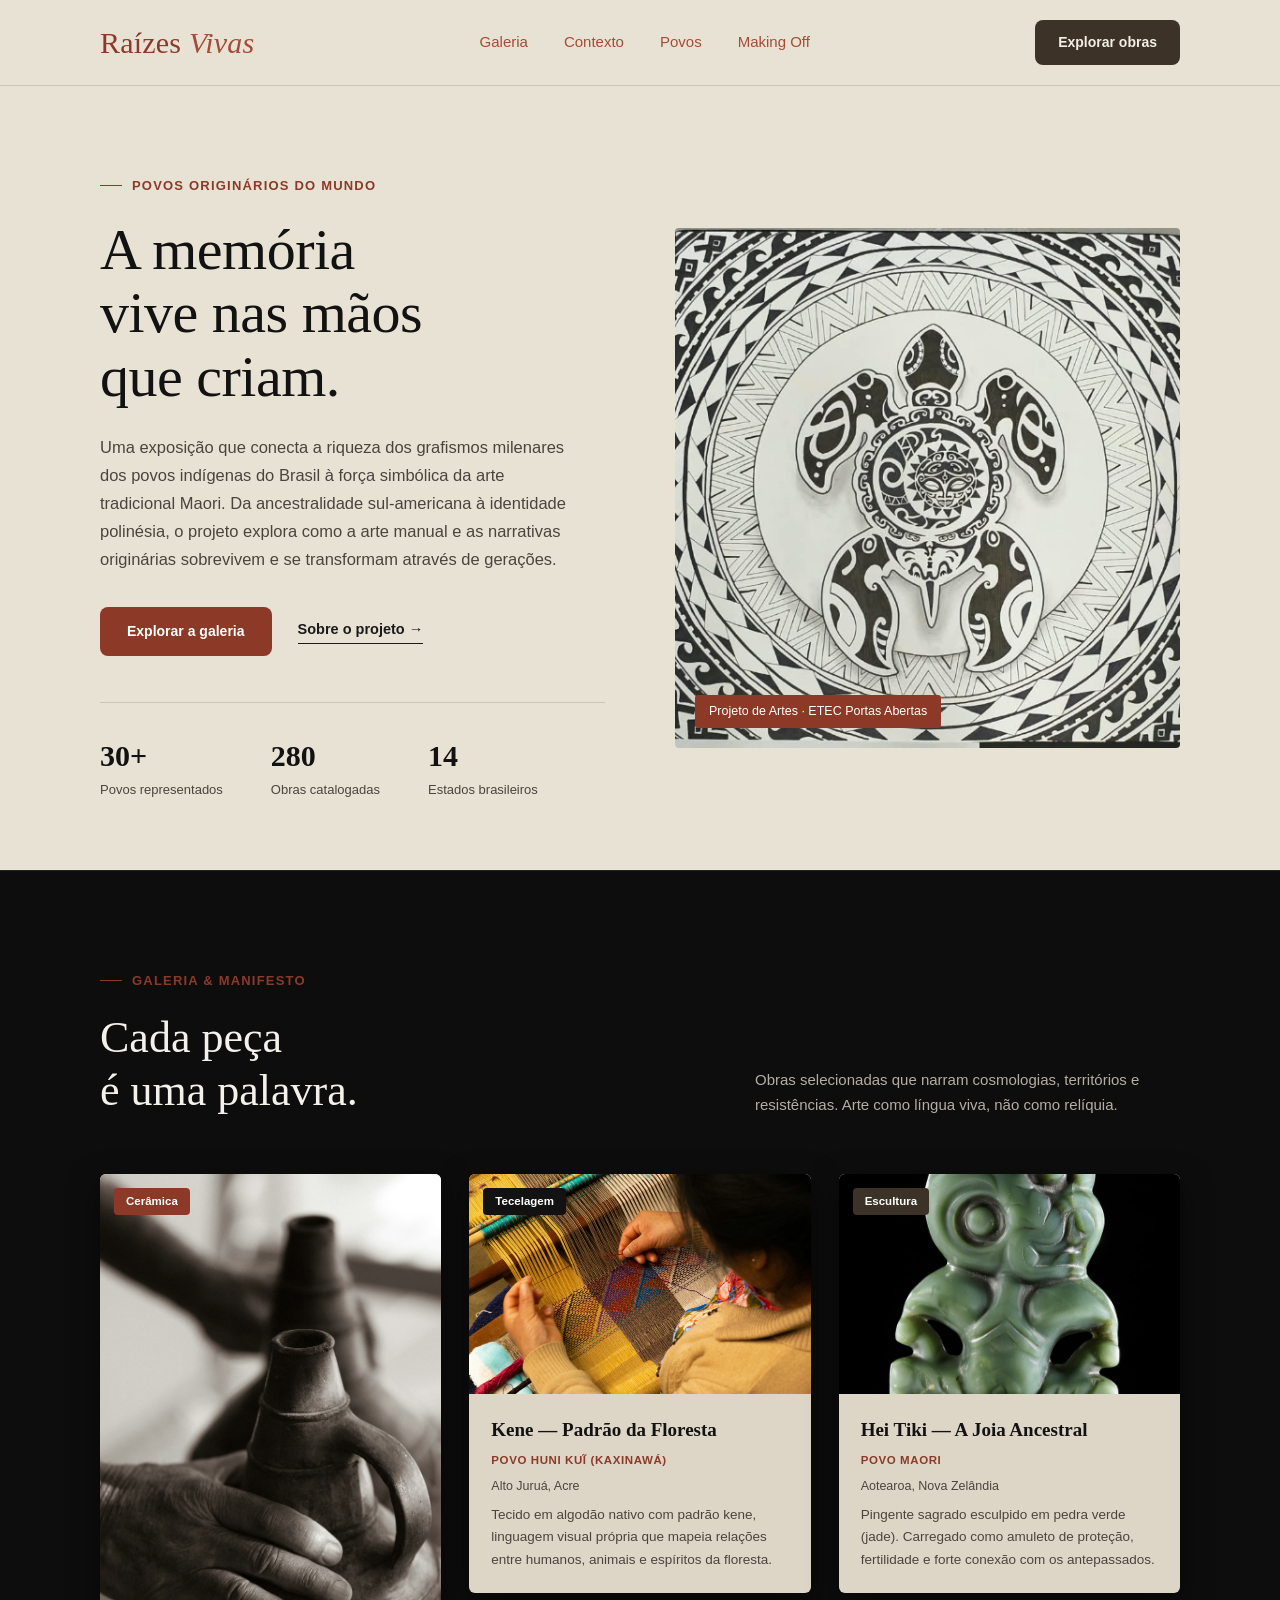
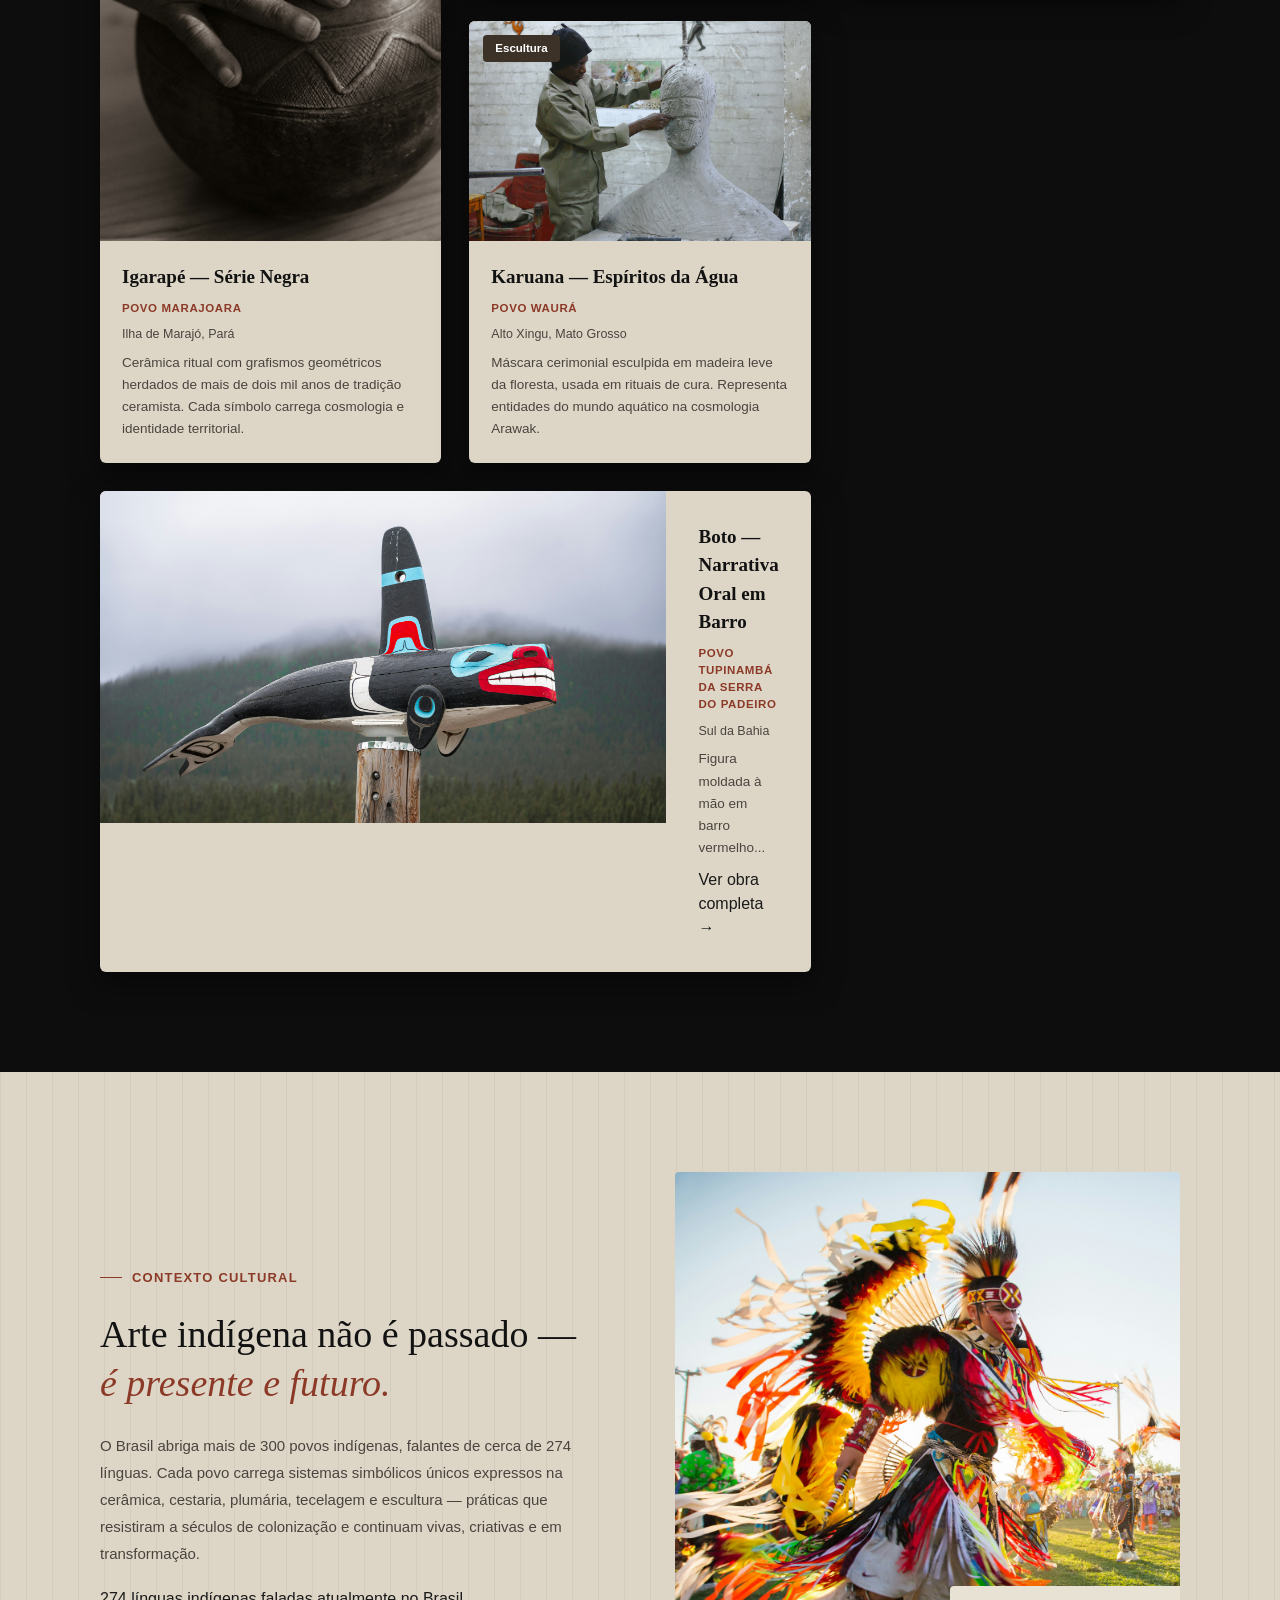
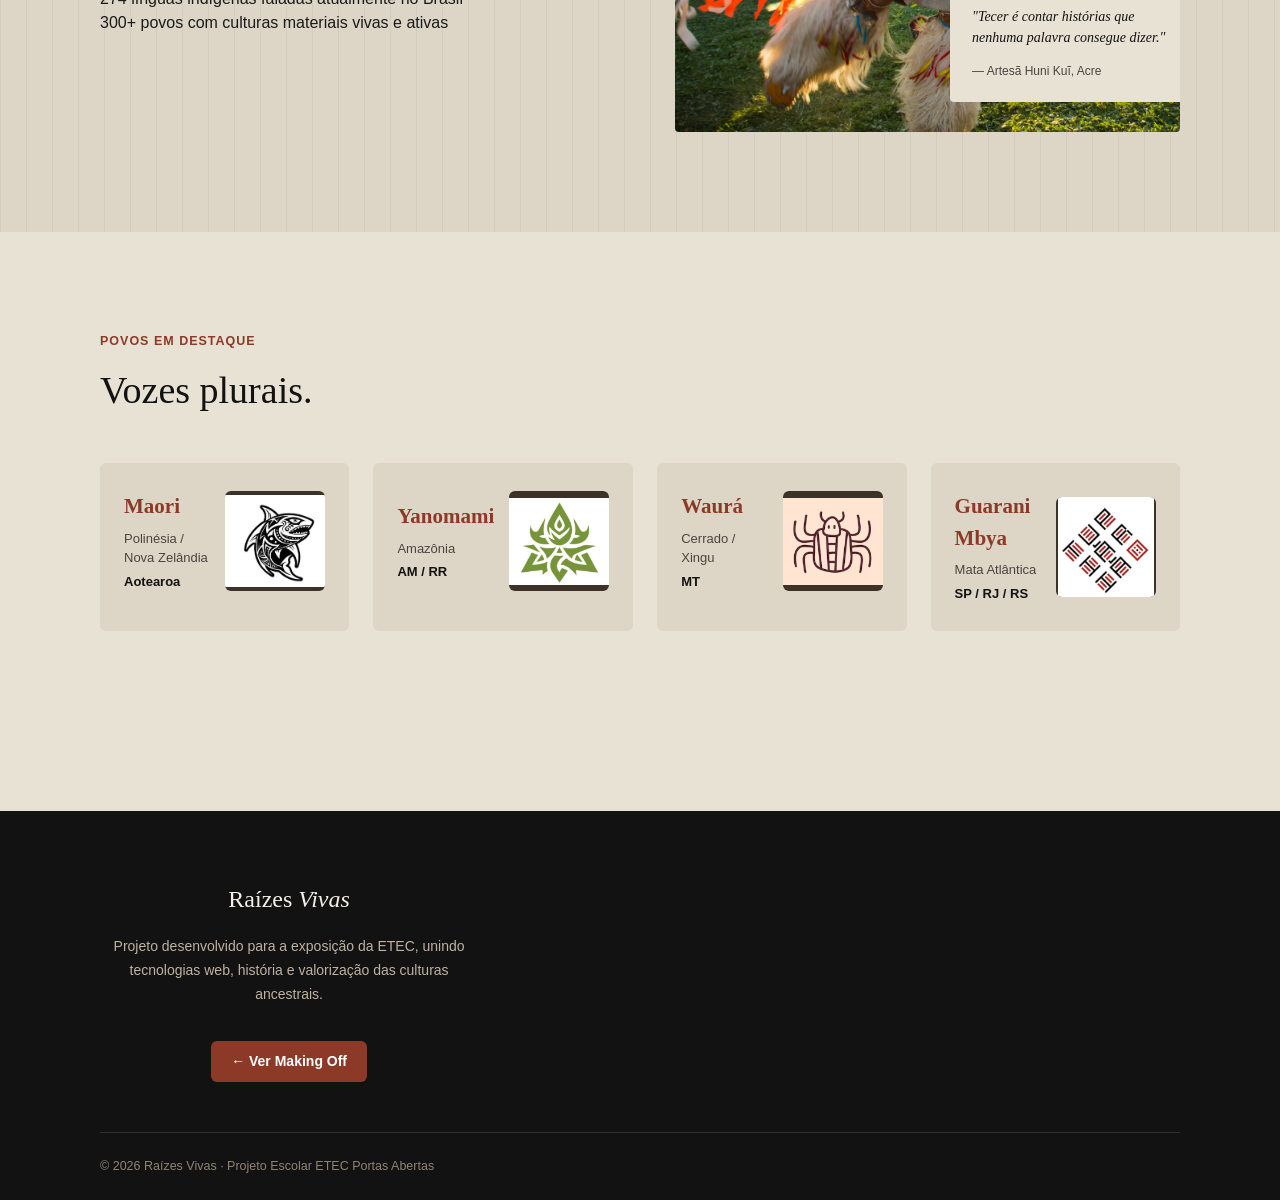
<file: index.html>
<!DOCTYPE html>
<html lang="pt-BR">

<head>
    <meta charset="UTF-8">
    <meta name="viewport" content="width=device-width, initial-scale=1.0">
    <title>Raízes Vivas — Arte dos Povos Originários</title>
    <link rel="stylesheet" href="style.css">
</head>

<body>

   <header>
    <div class="nav-wrap">
        <a href="index.html" class="logo">Raízes <em>Vivas</em></a>
        
        <nav class="links">
            <a href="#galeria">Galeria</a>
            <a href="#contexto">Contexto</a>
            <a href="#povos">Povos</a>
            <a href="making-off.html">Making Off</a>
        </nav>

        <div class="nav-right">
            <a href="#galeria" class="btn btn-primary">Explorar obras</a>
        </div>
    </div>
</header>

    <!-- HERO -->
    <section class="hero">
        <div class="container">
            <div class="hero-grid">
                <div>
                    <div class="eyebrow"><span class="dash"></span>POVOS ORIGINÁRIOS DO MUNDO</div>
                    <h1>A memória<br>vive nas mãos<br>que criam.</h1>
                    <p class="lead">Uma exposição que conecta a riqueza dos grafismos milenares dos povos indígenas do Brasil à força simbólica da arte 
                        tradicional Maori. Da ancestralidade sul-americana à identidade polinésia, o projeto explora como a arte manual e as narrativas originárias sobrevivem e se transformam através de gerações.
                    </p>
                    <div class="hero-cta">
                        <a href="#galeria" class="btn btn-terracotta">Explorar a galeria</a>
                        <a href="making-off.html" class="link-underline">Sobre o projeto →</a>
                    </div>
                    <div class="stats">
                        <div class="stat">
                            <div class="num">30+</div>
                            <div class="label">Povos representados</div>
                        </div>
                        <div class="stat">
                            <div class="num">280</div>
                            <div class="label">Obras catalogadas</div>
                        </div>
                        <div class="stat">
                            <div class="num">14</div>
                            <div class="label">Estados brasileiros</div>
                        </div>
                    </div>
                </div>
                <div class="hero-image">
                    <!-- TROQUE 'hero.jpg' PELO NOME DA SUA IMAGEM PRINCIPAL -->
                    <img src="imagens/print teste.png" alt="Imagem Principal do Projeto">
                    <div class="caption">Projeto de Artes · ETEC Portas Abertas</div>
                </div>
            </div>
        </div>
    </section>

    <!-- GALERIA -->
    <section class="gallery-section" id="galeria">
        <div class="container">
            <div class="section-head">
                <div>
                    <div class="eyebrow"><span class="dash"></span> GALERIA & MANIFESTO</div>
                    <h2>Cada peça<br>é uma palavra.</h2>
                </div>
                <p>Obras selecionadas que narram cosmologias, territórios e resistências. Arte como língua viva, não
                    como relíquia.</p>
            </div>

            <div class="gallery-grid">

    <!-- CARD 1 — Igarapé (esquerda, ocupa 2 linhas) -->
    <div class="card card-tall">
        <div class="thumb">
            <span class="tag ceramica">Cerâmica</span>
            <img src="imagens/Cerâmica ritual Marajoara-Unsplash.jpg" alt="Cerâmica ritual Marajoara">
        </div>
        <div class="info">
            <h3>Igarapé — Série Negra</h3>
            <div class="povo">POVO MARAJOARA</div>
            <div class="local">Ilha de Marajó, Pará</div>
            <p class="desc">Cerâmica ritual com grafismos geométricos herdados de mais de dois mil anos de tradição
                ceramista. Cada símbolo carrega cosmologia e identidade territorial.</p>
        </div>
    </div>

    <!-- CARD 2 — Kene (topo, meio) -->
    <div class="card">
        <div class="thumb">
            <span class="tag tecelagem">Tecelagem</span>
            <img src="imagens/Obra de tecelagem-Unsplash.jpg" alt="Obra de tecelagem">
        </div>
        <div class="info">
            <h3>Kene — Padrão da Floresta</h3>
            <div class="povo">POVO HUNI KUĨ (KAXINAWÁ)</div>
            <div class="local">Alto Juruá, Acre</div>
            <p class="desc">Tecido em algodão nativo com padrão kene, linguagem visual própria que mapeia relações
                entre humanos, animais e espíritos da floresta.</p>
        </div>
    </div>
    <div class="card">
        <div class="thumb">
            <span class="tag escultura">Escultura</span>
            <img src="imagens/imagens hei tiki.jpeg" alt="Pingente Hei Tiki Maori">
        </div>
        <div class="info">
            <h3>Hei Tiki — A Joia Ancestral</h3>
            <p class="povo">POVO MAORI</p>
            <p class="local">Aotearoa, Nova Zelândia</p>
            <p class="desc">Pingente sagrado esculpido em pedra verde (jade). Carregado como amuleto de proteção, fertilidade e forte conexão com os antepassados.</p>
        </div>
    </div>
    <!-- CARD 3 — Karuana (topo, direita) -->
    <div class="card">
        <div class="thumb">
            <span class="tag escultura">Escultura</span>
            <img src="imagens/Obra de escultura-Unsplash.jpg" alt="Obra de escultura">
        </div>
        <div class="info">
            <h3>Karuana — Espíritos da Água</h3>
            <div class="povo">POVO WAURÁ</div>
            <div class="local">Alto Xingu, Mato Grosso</div>
            <p class="desc">Máscara cerimonial esculpida em madeira leve da floresta, usada em rituais de cura.
                Representa entidades do mundo aquático na cosmologia Arawak.</p>
        </div>
    </div>

   <div class="card card-wide">
    <div class="card-media">
        <span class="tag">Escultura</span>
        <img src="imagens/nao sei quem e boto-Unsplash.jpg" alt="Boto">
    </div>
    <div class="card-info">
        <h3>Boto — Narrativa Oral em Barro</h3>
        <p class="povo">POVO TUPINAMBÁ DA SERRA DO PADEIRO</p>
        <p class="local">Sul da Bahia</p>
        <p class="desc">Figura moldada à mão em barro vermelho...</p>
        <a href="#" class="link-arrow">Ver obra completa →</a>
    </div>
</div>

</div>
        </div>
        </div>
    </section>

    <!-- CONTEXTO -->
    <section class="context-section" id="contexto">
        <div class="container">
            <div class="context-grid">
                <div>
                    <div class="eyebrow"><span class="dash"></span> CONTEXTO CULTURAL</div>
                    <h2>Arte indígena não é passado —<br><em>é presente e futuro.</em></h2>
                    <p>O Brasil abriga mais de 300 povos indígenas, falantes de cerca de 274 línguas. Cada povo carrega
                        sistemas simbólicos únicos expressos na cerâmica, cestaria, plumária, tecelagem e escultura —
                        práticas que resistiram a séculos de colonização e continuam vivas, criativas e em
                        transformação.</p>

                    <div class="context-stats">
                        <div class="context-stat">
                            <span class="num">274</span>
                            <span class="txt">línguas indígenas faladas atualmente no Brasil</span>
                        </div>
                        <div class="context-stat">
                            <span class="num">300+</span>
                            <span class="txt">povos com culturas materiais vivas e ativas</span>
                        </div>
                    </div>
                </div>

                <div class="context-image">
                    <!-- TROQUE 'contexto.jpg' PELO NOME DA SUA FOTO -->
                    <img src="imagens/Imagem de contexto cultural-Unsplash.jpg" alt="Imagem de contexto cultural">
                    <div class="quote-card">
                        <p>"Tecer é contar histórias que nenhuma palavra consegue dizer."</p>
                        <span>— Artesã Huni Kuĩ, Acre</span>
                    </div>
                </div>
            </div>
        </div>
    </section>

    <!-- POVOS -->
<section class="povos-section" id="povos">
    <div class="container">
        <div class="povos-eyebrow">POVOS EM DESTAQUE</div>
        <h2>Vozes plurais.</h2>

        <div class="povos-grid">
            
            <!-- Card Maori -->
            <div class="povo-card">
                <div class="card-header-flex">
                    <img src="imagens/simbulo maori (1).png" alt="Símbolo Maori" class="povo-img">
                    <div>
                        <h3>Maori</h3>
                        <div class="regiao">Polinésia / Nova Zelândia</div>
                        <div class="uf">Aotearoa</div>
                    </div>
                </div>
            </div>

            <!-- Card Yanomami -->
            <div class="povo-card">
                <div class="card-header-flex">
                    <img src="imagens/simbulo yanomami (1).png" alt="Símbolo Yanomami" class="povo-img">
                    <div>
                        <h3>Yanomami</h3>
                        <div class="regiao">Amazônia</div>
                        <div class="uf">AM / RR</div>
                    </div>
                </div>
            </div>

            <!-- Card Waurá -->
            <div class="povo-card">
                <div class="card-header-flex">
                    <img src="imagens/simbulo waurá (1).png" alt="Símbolo Waurá" class="povo-img">
                    <div>
                        <h3>Waurá</h3>
                        <div class="regiao">Cerrado / Xingu</div>
                        <div class="uf">MT</div>
                    </div>
                </div>
            </div>

            <!-- Card Guarani Mbya -->
            <div class="povo-card">
                <div class="card-header-flex">
                    <img src="imagens/simbulo tupi (1).png" alt="Símbolo Guarani Mbya" class="povo-img">
                    <div>
                        <h3>Guarani Mbya</h3>
                        <div class="regiao">Mata Atlântica</div>
                        <div class="uf">SP / RJ / RS</div>
                    </div>
                </div>
            </div>

        </div>
    </div>
</section>
<footer>
    <div class="container">
        <div class="footer-grid">
            <div>
                <div class="footer-logo">Raízes <em>Vivas</em></div>
                <p class="footer-desc">Projeto desenvolvido para a exposição da ETEC, unindo tecnologias web, história e valorização das culturas ancestrais.</p>
                <a href="making-off.html" class="btn-makingoff">&larr; Ver Making Off</a>
            </div>
            <div></div>
            <div></div>
        </div>
        <div class="footer-bottom">
            <span>&copy; 2026 Raízes Vivas · Projeto Escolar ETEC Portas Abertas</span>
        </div>
    </div>
</footer>

</body>

</html>
</file>
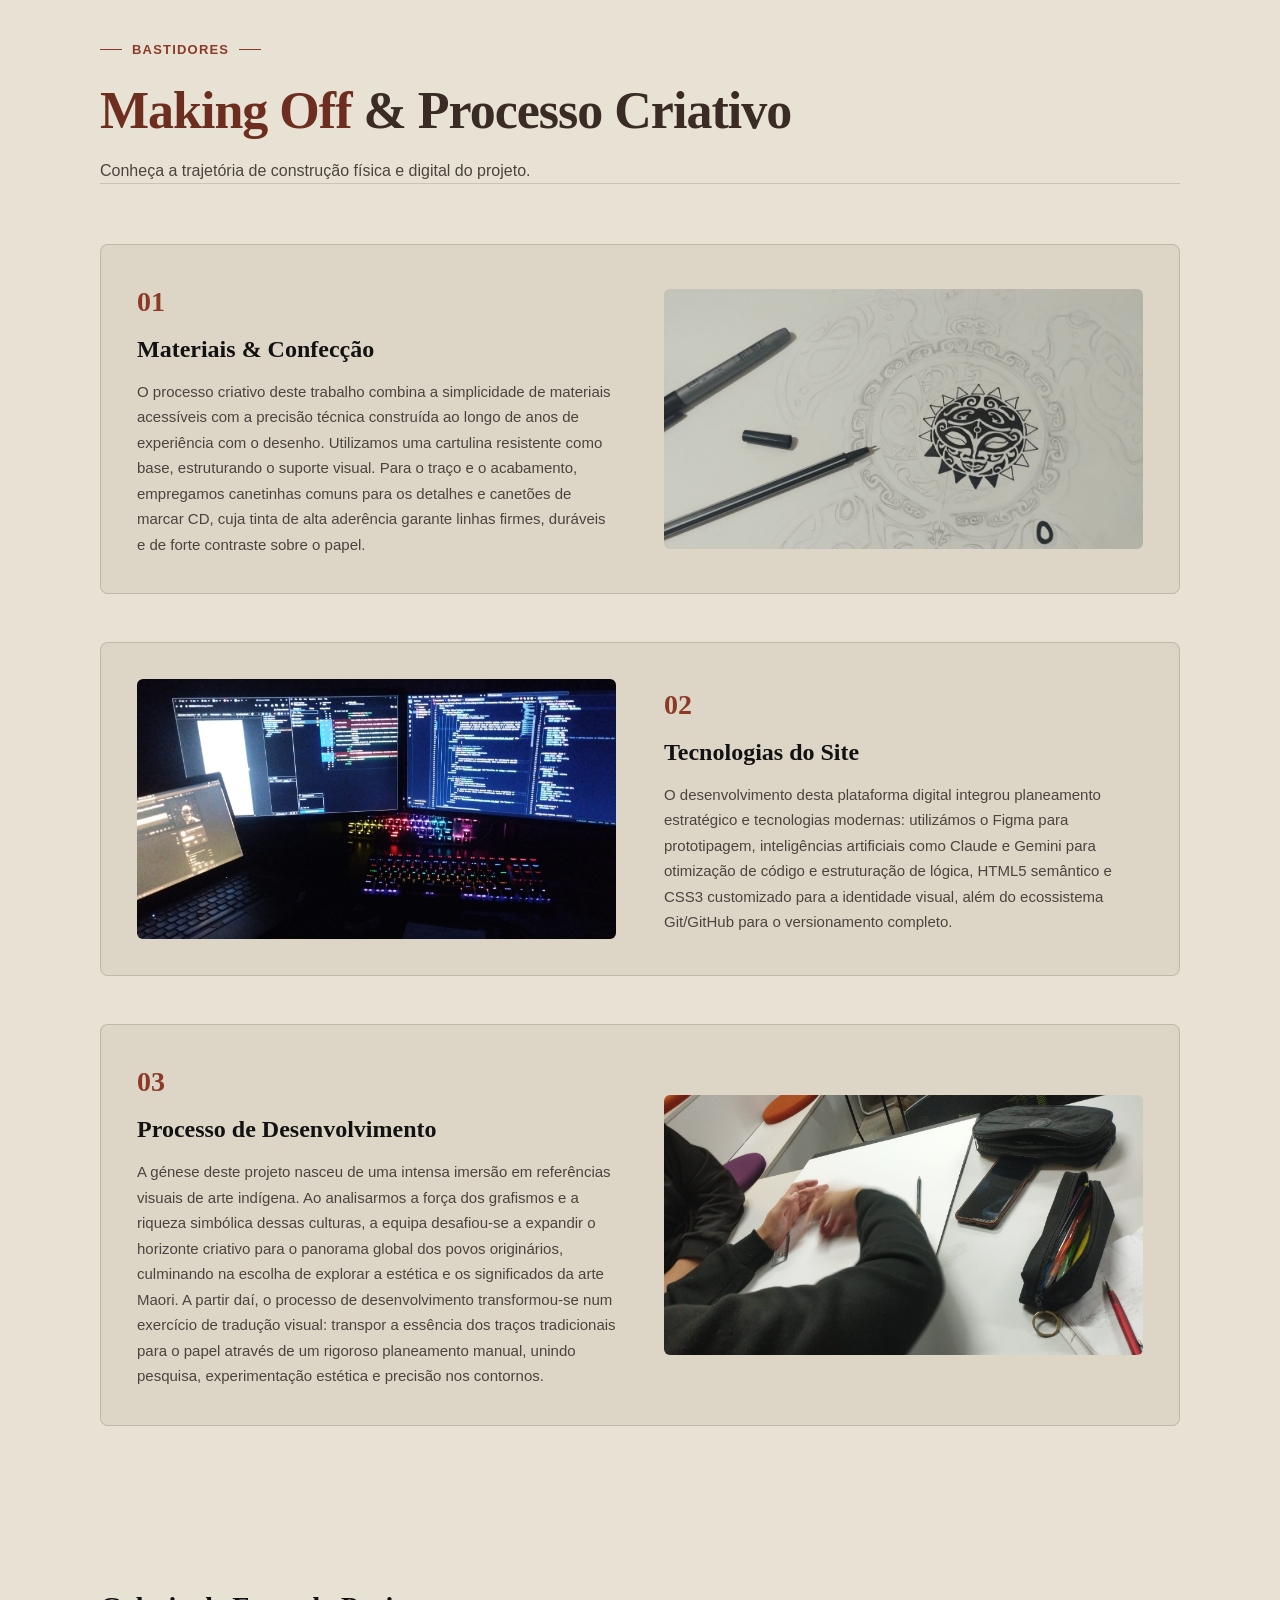
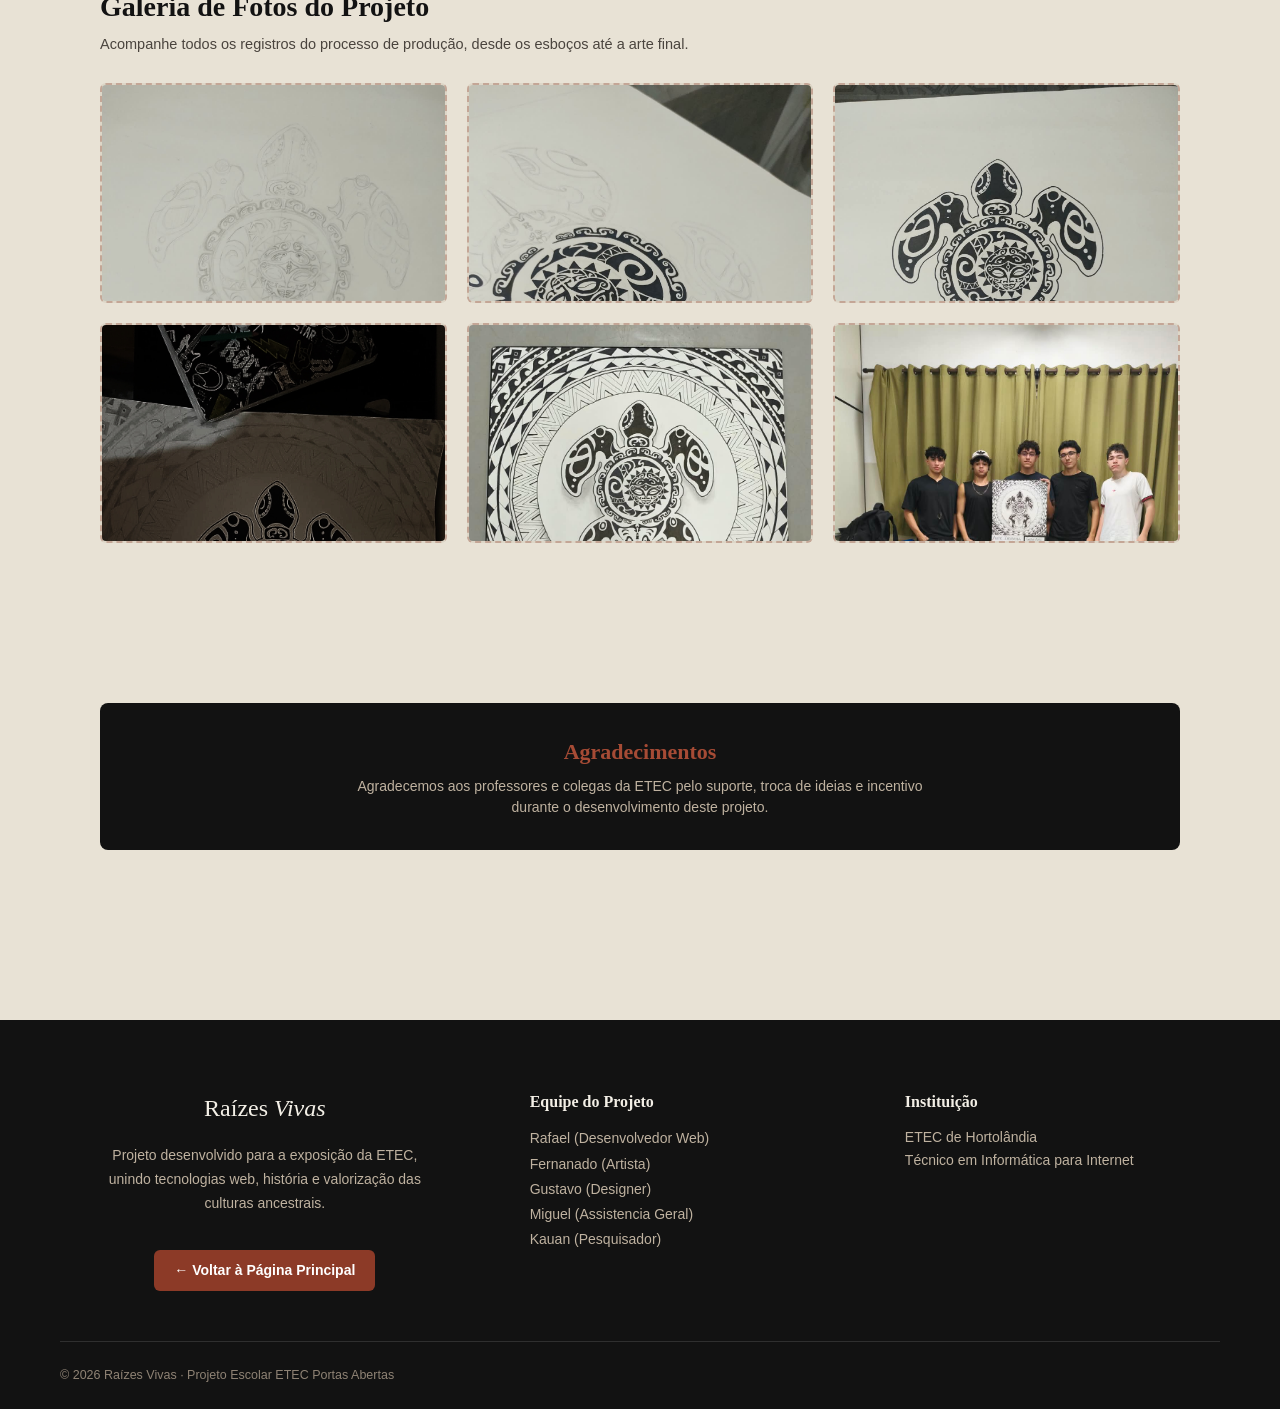
<file: making-off.html>
<!DOCTYPE html>
<html lang="en">
<head>
    <meta charset="UTF-8">
    <meta name="viewport" content="width=device-width, initial-scale=1.0">
    <link rel="stylesheet" href="style.css">
    <link rel="stylesheet" href="makingoff.css">
    <title>Bastidores</title>
</head>
<body>
    <section class="making-of-section">
    <div class="container">
        
        <header class="section-header">
            <span class="eyebrow"><span class="dash"></span> BASTIDORES <span class="dash"></span></span>
            <h2><span class="destaque">Making Off</span> & Processo Criativo</h2>
            <p class="lead">Conheça a trajetória de construção física e digital do projeto.</p>
        </header>

        <div class="making-grid">
            
            <!-- Tópico 1: Materiais Físicos -->
            <article class="making-card">
                <div class="card-content">
                    <span class="step-number">01</span>
                    <h3>Materiais & Confecção</h3>
                    <p>
                        O processo criativo deste trabalho combina a simplicidade de materiais acessíveis com a precisão técnica 
                        construída ao longo de anos de experiência com o desenho. Utilizamos uma cartulina resistente como base, 
                        estruturando o suporte visual. Para o traço e o acabamento, empregamos canetinhas comuns para os detalhes
                         e canetões de marcar CD, cuja tinta de alta aderência garante linhas firmes, duráveis e de forte contraste sobre o papel.
                    </p>
                </div>
                <div class="card-media">
                    <img src="imagens/tartaruga-tribal-inicio-arte-final.jpg.jpeg" alt="Materiais e ferramentas utilizados na confecção">
                </div>
            </article>

            <!-- Tópico 2: Tecnologias Digitais -->
            <article class="making-card reverse">
                <div class="card-content">
                    <span class="step-number">02</span>
                    <h3>Tecnologias do Site</h3>
                    <p>
                     <p>O desenvolvimento desta plataforma digital integrou planeamento estratégico e tecnologias modernas: utilizámos o Figma para prototipagem,
                         inteligências artificiais como Claude e Gemini para otimização de código e estruturação de lógica, HTML5 semântico e CSS3 customizado para
                          a identidade visual, além do ecossistema Git/GitHub para o versionamento completo.</p>
                    </p>
                </div>
                <div class="card-media">
                    <img src="imagens/imagen das tecnologias.jpeg" alt="Interface do código e prototipagem no Figma">
                </div>
            </article>

            <!-- Tópico 3: Processo de Desenvolvimento -->
            <article class="making-card">
                <div class="card-content">
                    <span class="step-number">03</span>
                    <h3>Processo de Desenvolvimento</h3>
                    <p>
                       A génese deste projeto nasceu de uma intensa imersão em referências visuais de arte indígena. Ao analisarmos a força dos grafismos e a 
                       riqueza simbólica dessas culturas, a equipa desafiou-se a expandir o horizonte criativo para o panorama global dos povos originários, culminando 
                       na escolha de explorar a estética e os significados da arte Maori. A partir daí, o processo de desenvolvimento transformou-se num exercício de tradução
                        visual: transpor a essência dos traços tradicionais para o papel através de um rigoroso planeamento manual, unindo pesquisa, experimentação estética e 
                        precisão nos contornos.
                    </p>
                </div>
                <div class="card-media">
                    <img src="imagens/equipe-estudando-bancada.jpg.jpeg" alt="Equipe trabalhando no desenvolvimento">
                </div>
            </article>

        </div>
<!-- GALERIA COMPLETA DE FOTOS DO PROJETO -->
        <section class="gallery-making-of">
            <div class="gallery-header">
                <h3>Galeria de Fotos do Projeto</h3>
                <p>Acompanhe todos os registros do processo de produção, desde os esboços até a arte final.</p>
            </div>

            <div class="photo-grid">
                <!-- Foto 1 -->
                <div class="photo-placeholder">
                    <img src="imagens/tartaruga-tribal-rascunho-lapis.jpg.jpeg" alt="Foto 1 do projeto" onerror="this.style.display='none'; this.nextElementSibling.style.display='flex';">
                    <div class="placeholder-box">
                        <span>[ Foto 1: Esboço Inicial ]</span>
                    </div>
                </div>

                <!-- Foto 2 -->
                <div class="photo-placeholder">
                    <img src="imagens/tartaruga-tribal-preenchimento.jpg.jpeg" alt="Foto 2 do projeto" onerror="this.style.display='none'; this.nextElementSibling.style.display='flex';">
                    <div class="placeholder-box">
                        <span>[ Foto 2: Rascunho ]</span>
                    </div>
                </div>

                <!-- Foto 3 -->
                <div class="photo-placeholder">
                    <img src="imagens/tartaruga-tribal-arte-finalizada.jpg.jpeg" alt="Foto 3 do projeto" onerror="this.style.display='none'; this.nextElementSibling.style.display='flex';">
                    <div class="placeholder-box">
                        <span>[ Foto 3: Arte Final Caneta ]</span>
                    </div>
                </div>

                <!-- Foto 4 -->
                <div class="photo-placeholder">
                    <img src="imagens/circulos esboço.jpeg" alt="Foto 4 do projeto" onerror="this.style.display='none'; this.nextElementSibling.style.display='flex';">
                    <div class="placeholder-box">
                        <span>[ Foto 4: Preenchimento ]</span>
                    </div>
                </div>

                <!-- Foto 5 -->
                <div class="photo-placeholder">
                    <img src="imagens/arte finalizada.jpeg" alt="Foto 5 do projeto" onerror="this.style.display='none'; this.nextElementSibling.style.display='flex';">
                    <div class="placeholder-box">
                        <span>[ Foto 5: Peça Finalizada ]</span>
                    </div>
                </div>

                <!-- Foto 6 -->
                <div class="photo-placeholder">
                    <img src="imagens/imagem da equipe.jpeg" alt="Foto 6 do projeto" onerror="this.style.display='none'; this.nextElementSibling.style.display='flex';">
                    <div class="placeholder-box">
                        <span>[ Foto 6: Equipe do projeto]</span>
                    </div>
                </div>
            </div>
        </section> <!-- FIM DA SECÇÃO DA GALERIA -->

    

        <!-- Bloco de Agradecimentos contido na largura correta -->
        <div class="thanks-box">
            <h3>Agradecimentos</h3>
            <p>Agradecemos aos professores e colegas da ETEC pelo suporte, troca de ideias e incentivo durante o desenvolvimento deste projeto.</p>
        </div>

    </div> <!-- Fecha a .container aqui -->
</section> <!-- Fecha a .making-of-section aqui -->

<footer>
    <div class="footer-grid">
        <div>
            <div class="footer-logo">Raízes <em>Vivas</em></div>
            <p class="footer-desc">Projeto desenvolvido para a exposição da ETEC, unindo tecnologias web, história e valorização das culturas ancestrais.</p>
            <a href="index.html" class="btn-makingoff">&larr; Voltar à Página Principal</a>
        </div>
        <div>
            <h4 style="color: #f3efe6; font-family: var(--serif); margin-bottom: 12px; font-size: 16px;">Equipe do Projeto</h4>
            <ul style="list-style: none; color: #bfb2a0; font-size: 14px; line-height: 1.8;">
                <li>Rafael (Desenvolvedor Web)</li>
                <li>Fernanado (Artista)</li>
                <li>Gustavo (Designer)</li>
                <li>Miguel (Assistencia Geral)</li>
                <li>Kauan (Pesquisador)</li>

                <!-- Adiciona os outros integrantes se necessário -->
            </ul>
        </div>
        <div>
            <h4 style="color: #f3efe6; font-family: var(--serif); margin-bottom: 12px; font-size: 16px;">Instituição</h4>
            <p style="color: #bfb2a0; font-size: 14px; line-height: 1.6;">ETEC de Hortolândia<br>Técnico em Informática para Internet</p>
        </div>
    </div>
    <div class="footer-bottom">
        <span>&copy; 2026 Raízes Vivas · Projeto Escolar ETEC Portas Abertas</span>
    </div>
</footer>

</body>
</html>
</body>
</html>
</file>
<file: style.css>
:root {
    /* Fundo geral artesanal */
    --cream: #E8E2D5;
    --cream-2: #DDD6C7;
    
    /* Textos e Grafismos do tema claro */
    --ink: #1A1A1A;
    --ink-soft: #4A443E;
    --brown-dark: #121212;
    
    /* Cores do Tema Escuro da Galeria */
    --bg-dark: #121212;
    --card-dark: #1E1E1E;
    --text-dark-primary: #F4F1EA;
    --text-dark-secondary: #B5AEA4;
    
    /* Destaques e Linhas */
    --terracotta: #8C3A27;
    --terracotta-soft: #A64B35;
    --olive: #3D3228;
    --line: rgba(26, 26, 26, 0.15);
    --line-dark: rgba(244, 241, 234, 0.12);
    
    /* Tipografia */
    --serif: "Playfair Display", Georgia, "Times New Roman", serif;
    --sans: "Inter", "Helvetica Neue", Arial, sans-serif;
}

* {
    box-sizing: border-box;
    margin: 0;
    padding: 0;
}

html {
    scroll-behavior: smooth;
}

body {
    font-family: var(--sans);
    background: var(--cream);
    color: var(--ink);
    line-height: 1.5;
    -webkit-font-smoothing: antialiased;
}

img {
    display: block;
    width: 100%;
    height: auto;
}

a {
    color: inherit;
    text-decoration: none;
}

.container {
    max-width: 1160px;
    margin: 0 auto;
    padding: 0 40px;
}

/* ---------- HEADER (DESKTOP) ---------- */
header {
    position: sticky;
    top: 0;
    z-index: 50;
    background: var(--cream);
    border-bottom: 1px solid var(--line);
}

.nav-wrap {
    max-width: 1160px;
    margin: 0 auto;
    padding: 20px 40px;
    display: flex;
    align-items: center;
    justify-content: space-between;
}

.logo {
    font-family: var(--serif);
    font-size: 30px;
    color: var(--terracotta);
    letter-spacing: 0.2px;
}

.logo em {
    font-style: italic;
    font-weight: 500;
    color: var(--terracotta-soft);
}

nav.links {
    display: flex;
    gap: 36px;
    font-size: 15px;
    color: var(--terracotta-soft);
}

nav.links a {
    transition: color .2s ease;
}

nav.links a:hover {
    color: var(--terracotta);
}

.nav-right {
    display: flex;
    align-items: center;
    gap: 32px;
}

.btn {
    display: inline-block;
    padding: 11px 22px;
    border-radius: 8px;
    font-size: 14px;
    font-weight: 600;
    cursor: pointer;
    border: 1px solid transparent;
}

.btn-primary {
    background: var(--olive);
    color: #f3efe6;
}

.btn-primary:hover {
    background: #3d4930;
}

/* ---------- HERO (DESKTOP) ---------- */
.hero {
    padding: 90px 0 70px;
    background-image:
        linear-gradient(var(--cream), var(--cream)),
        repeating-linear-gradient(45deg, rgba(42, 33, 24, 0.035) 0, rgba(42, 33, 24, 0.035) 1px, transparent 1px, transparent 18px);
}

.hero-grid {
    display: grid;
    grid-template-columns: 1fr 1fr;
    gap: 70px;
    align-items: center;
}

.eyebrow {
    display: flex;
    align-items: center;
    gap: 10px;
    font-size: 13px;
    font-weight: 600;
    letter-spacing: 1.2px;
    color: var(--terracotta);
    margin-bottom: 22px;
}

.eyebrow .dash {
    width: 22px;
    height: 1px;
    background: var(--terracotta);
    display: inline-block;
}

.hero h1 {
    font-family: var(--serif);
    font-size: 58px;
    line-height: 1.1;
    color: var(--brown-dark);
    font-weight: 500;
    margin-bottom: 24px;
    letter-spacing: -0.5px;
}

.hero p.lead {
    font-size: 16.5px;
    color: var(--ink-soft);
    max-width: 480px;
    margin-bottom: 34px;
    line-height: 1.7;
}

.hero-cta {
    display: flex;
    align-items: center;
    gap: 26px;
    margin-bottom: 46px;
}

.btn-terracotta {
    background: var(--terracotta);
    color: #fff;
    padding: 13px 26px;
}

.btn-terracotta:hover {
    background: var(--terracotta-soft);
}

.link-underline {
    font-size: 14.5px;
    font-weight: 600;
    color: var(--ink);
    border-bottom: 1px solid var(--ink);
    padding-bottom: 2px;
    display: inline-flex;
    align-items: center;
    gap: 6px;
}

.stats {
    display: flex;
    gap: 48px;
    padding-top: 30px;
    border-top: 1px solid var(--line);
    max-width: 520px;
}

.stat .num {
    font-family: var(--serif);
    font-size: 30px;
    color: var(--brown-dark);
    font-weight: 600;
}

.stat .label {
    font-size: 13px;
    color: var(--ink-soft);
    margin-top: 2px;
}

.hero-image {
    position: relative;
    border-radius: 4px;
    overflow: hidden;
    background: #dcd4c5;
}

.hero-image img {
    width: 100%;
    height: 520px;
    object-fit: cover;
}

.hero-image .caption {
    position: absolute;
    left: 20px;
    bottom: 20px;
    background: var(--terracotta);
    color: #fff;
    font-size: 12.5px;
    font-weight: 500;
    padding: 7px 14px;
    border-radius: 3px;
}

/* ---------- GALERIA (DESKTOP) ---------- */
section {
    padding: 100px 0;
}

.gallery-section {
    background-color: #0d0d0d;
    border-top: 1px solid rgba(255, 255, 255, 0.1);
}

.section-head {
    display: grid;
    grid-template-columns: 1.4fr 1fr;
    gap: 60px;
    align-items: end;
    margin-bottom: 56px;
}

.gallery-section .section-head h2 {
    font-family: var(--serif);
    font-size: 44px;
    color: #F4F1EA;
    font-weight: 500;
    line-height: 1.2;
}

.gallery-section .section-head p {
    color: #B5AEA4;
    font-size: 15px;
    line-height: 1.7;
}

.gallery-grid {
    display: grid;
    grid-template-columns: repeat(3, 1fr);
    gap: 28px;
}

.gallery-section .card {
    background-color: var(--cream-2);
    border-radius: 6px;
    overflow: hidden;
    box-shadow: 0 10px 30px rgba(0, 0, 0, 0.5);
    display: flex;
    flex-direction: column;
}

.card .thumb {
    position: relative;
    height: 220px;
    background: #dcd4c5;
}

.card .thumb img {
    width: 100%;
    height: 100%;
    object-fit: cover;
}

.tag {
    position: absolute;
    top: 14px;
    left: 14px;
    font-size: 11.5px;
    font-weight: 600;
    padding: 5px 12px;
    border-radius: 4px;
    color: #fff;
    z-index: 2;
}

.tag.ceramica { background: var(--terracotta); }
.tag.tecelagem { background: var(--brown-dark); }
.tag.escultura { background: var(--olive); }

.gallery-section .card .info,
.gallery-section .card .card-info {
    padding: 22px;
    display: flex;
    flex-direction: column;
    gap: 8px;
}

.gallery-section .card h3 {
    font-family: var(--serif);
    font-size: 19px;
    color: var(--brown-dark);
    font-weight: 600;
}

.gallery-section .card .povo {
    width: 100%;
max-width: 100%;
box-sizing: border-box;
    font-size: 11.5px;
    font-weight: 700;
    letter-spacing: 0.6px;
    color: var(--terracotta);
}

.gallery-section .card .local {
    font-size: 12.5px;
    color: var(--ink-soft);
}

.gallery-section .card p.desc {
    font-size: 13.5px;
    color: var(--ink-soft);
    line-height: 1.65;
}

.card-tall {
    grid-row: span 2;
}

.card-tall .thumb {
    height: 100%;
    min-height: 420px;
}

/* Card Wide (Desktop) */
.gallery-section .card-wide {
    grid-column: span 2;
    display: flex;
    flex-direction: row;
    align-items: stretch;
}

.gallery-section .card-wide .thumb {
    width: 50%;
    height: auto;
    min-height: 100%;
    flex-shrink: 0;
}

.gallery-section .card-wide .info,
.gallery-section .card-wide .card-info {
    width: 50%;
    display: flex;
    flex-direction: column;
    justify-content: center;
    padding: 32px;
}

.link-obra {
    display: inline-flex;
    align-items: center;
    gap: 6px;
    margin-top: 16px;
    color: var(--terracotta);
    font-weight: 600;
    font-size: 13.5px;
}

/* ---------- CONTEXTO CULTURAL (DESKTOP) ---------- */
.context-section {
    background: var(--cream-2);
    background-image: repeating-linear-gradient(90deg, rgba(42, 33, 24, 0.05) 0, rgba(42, 33, 24, 0.05) 1px, transparent 1px, transparent 26px);
}

.context-grid {
    display: grid;
    grid-template-columns: 1fr 1fr;
    gap: 70px;
    align-items: center;
}

.context-grid h2 {
    font-family: var(--serif);
    font-size: 38px;
    color: var(--brown-dark);
    font-weight: 500;
    line-height: 1.3;
    margin-bottom: 24px;
}

.context-grid h2 em {
    font-style: italic;
    color: var(--terracotta);
}

.context-grid p {
    color: var(--ink-soft);
    font-size: 15px;
    line-height: 1.8;
    margin-bottom: 20px;
}

.context-image {
    position: relative;
    border-radius: 4px;
    overflow: hidden;
    background: #dcd4c5;
}

.context-image img {
    width: 100%;
    height: 560px;
    object-fit: cover;
}

.quote-card {
    position: absolute;
    right: -20px;
    bottom: 30px;
    background: var(--cream);
    padding: 20px 22px;
    max-width: 250px;
    border-radius: 4px;
    box-shadow: 0 10px 30px rgba(0, 0, 0, 0.15);
}

.quote-card p {
    font-family: var(--serif);
    font-style: italic;
    font-size: 14px;
    color: var(--brown-dark);
    line-height: 1.5;
    margin-bottom: 10px;
}

.quote-card span {
    font-size: 12px;
    color: var(--ink-soft);
}

/* ---------- POVOS (DESKTOP) ---------- */
/* o texto fica à esquerda e a imagem à direita */
.povo-card .card-header-flex {
    display: flex;
    align-items: center;
    justify-content: space-between; /* Separa o texto e a imagem para as pontas */
    flex-direction: row-reverse;    /* Joga o primeiro elemento (imagem) para a direita */
    gap: 15px;
}

/* Cor de fundo provisória (vermelho claro/rosa) e borda para você enxergar o container da imagem */
.povo-card .povo-img {
    width: 100px;
    height: 100px;
    object-fit: contain;
    border-radius: 6px;
    flex-shrink: 0;
    
    /* Mude esta cor depois que posicionar a imagem definitiva */
    background-color: var(--olive); 
    border:none; 
    color: white;
}
.povos-section {
    background: var(--cream);
}

.povos-grid {
    display: grid;
    grid-template-columns: repeat(auto-fit, minmax(220px, 1fr));
    gap: 24px;
    width: 100%;
    box-sizing: border-box;
}   

.povos-eyebrow {
    font-size: 12.5px;
    font-weight: 700;
    letter-spacing: 1px;
    color: var(--terracotta);
    margin-bottom: 12px;
}

.povos-section h2 {
    font-family: var(--serif);
    font-size: 38px;
    color: var(--brown-dark);
    font-weight: 500;
    margin-bottom: 44px;
}

.povos-grid {
    display: grid;
    grid-template-columns: repeat(4, 1fr);
    gap: 24px;
}

.povo-card {
    background: var(--cream-2);
    border-radius: 6px;
    padding: 28px 24px;
}

.povo-card h3 {
    font-family: var(--serif);
    font-size: 21px;
    color: var(--terracotta);
    font-weight: 600;
    margin-bottom: 6px;
}

.povo-card .regiao {
    font-size: 13px;
    color: var(--ink-soft);
    margin-bottom: 4px;
}

.povo-card .uf {
    font-size: 13px;
    font-weight: 700;
    color: var(--brown-dark);
}

/* ---------- FOOTER (DESKTOP) ---------- */
footer {
    width: 100%;
    background: var(--brown-dark);
    color: #ddd2c4;
    padding: 70px 20px 0 20px;
    margin-top: 80px; /* <--- */
    box-sizing: border-box;
}

.footer-grid {
    display: grid;
    grid-template-columns: 1.3fr 1fr 1fr;
    gap: 60px;
    padding-bottom: 50px;
}

.footer-logo {
    font-family: var(--serif);
    font-size: 24px;
    color: #f3efe6;
    margin-bottom: 18px;
}

.footer-logo em { font-style: italic; }

.footer-desc {
    font-size: 14px;
    line-height: 1.7;
    color: #bfb2a0;
    max-width: 320px;
    margin-bottom: 24px;
}

.footer-bottom {
    border-top: 1px solid rgba(255, 255, 255, 0.12);
    padding: 24px 0;
    display: flex;
    align-items: center;
    justify-content: space-between;
    font-size: 12.5px;
    color: #8f8375;
}

/* Estilo do botão para o Making Off no rodapé */
.btn-makingoff {
    display: inline-flex;
    align-items: center;
    gap: 8px;
    background-color: var(--terracotta);
    color: #fff;
    padding: 10px 20px;
    border-radius: 6px;
    font-size: 14px;
    font-weight: 600;
    transition: background-color 0.2s ease, transform 0.2s ease;
    text-decoration: none;
    margin-top: 10px;
}

.btn-makingoff:hover {
    background-color: var(--terracotta-soft);
    color: #fff;
    transform: translateY(-2px);
}

/* Centraliza o conteúdo da coluna do rodapé */
.footer-grid > div:first-child {
    display: flex;
    flex-direction: column;
    align-items: center; /* Centraliza horizontalmente o título, o texto e o botão */
    text-align: center;   /* Centraliza o alinhamento das linhas de texto */
}

/* Garante que o parágrafo descritivo não fique com limite de largura desalinhado */
    .footer-desc {
        max-width: 100%;
        margin-left: auto;
        margin-right: auto;
    }

/* ==========================================================================
   ---------- REGRAS UNIFICADAS PARA MOBILE (MAX-WIDTH: 768PX) ----------
   ========================================================================== */
@media (max-width: 768px) {
    .container {
        padding: 0 20px;
    }

    section {
        padding: 50px 0;
    }

    /* 1. Header & Nav Mobile */
    .nav-wrap {
        padding: 16px 20px;
        flex-direction: column;
        align-items: flex-start;
        gap: 14px;
    }

    .nav-right {
        display: none;
    }

    nav.links {
        display: flex;
        width: 100%;
        overflow-x: auto;
        white-space: nowrap;
        gap: 18px;
        padding-bottom: 4px;
    }

    /* 2. Hero Section Mobile */
    .hero {
        padding: 40px 0;
    }

    .hero-grid {
        display: flex;
        flex-direction: column;
        gap: 32px;
    }

    .hero h1 {
        font-size: 34px;
        line-height: 1.2;
    }

    .hero p.lead {
        font-size: 15px;
        margin-bottom: 24px;
    }

    .hero-cta {
        flex-wrap: wrap;
        gap: 16px;
        margin-bottom: 32px;
    }

    .stats {
        gap: 24px;
        max-width: 100%;
    }

    .stat .num {
        font-size: 24px;
    }

    .hero-image {
        display: block;
        width: 100%;
    }

    .hero-image img {
        height: 320px;
        object-fit: cover;
    }

    /* 3. Galeria Mobile */
    .section-head {
        grid-template-columns: 1fr;
        gap: 16px;
        margin-bottom: 32px;
    }

    .gallery-section .section-head h2 {
        font-size: 32px;
    }

    .gallery-grid {
        grid-template-columns: 1fr;
        gap: 20px;
    }

    .card-tall {
        grid-row: span 1;
    }

    .card-tall .thumb {
        height: 220px;
        min-height: auto;
    }

    .gallery-section .card-wide {
        grid-column: span 1;
        flex-direction: column;
    }

    .gallery-section .card-wide .thumb,
    .gallery-section .card-wide .info,
    .gallery-section .card-wide .card-info {
        width: 100%;
    }

    .gallery-section .card-wide .thumb {
        height: 220px;
        min-height: 220px;
    }

    .gallery-section .card-wide .info,
    .gallery-section .card-wide .card-info {
        padding: 20px;
    }

    /* 4. Contexto Cultural Mobile */
    .context-grid {
        grid-template-columns: 1fr;
        gap: 32px;
    }

    .context-grid h2 {
        font-size: 28px;
        line-height: 1.2;
    }

    .context-image img {
        height: 320px;
    }

    .quote-card {
        position: relative;
        right: auto;
        bottom: auto;
        max-width: 100%;
        margin-top: 16px;
        box-shadow: none;
        border-left: 3px solid var(--terracotta);
    }

    .povos-grid {
        grid-template-columns: 1fr;
        gap: 16px;
    }

    /* 6. Footer Mobile */
    .footer-grid {
        grid-template-columns: 1fr;
        gap: 40px;
        text-align: left;
    }

    .footer-grid > div:first-child {
        align-items: flex-start;
        text-align: left;
    }

    .footer-desc {
        text-align: left;
    }
}
</file>
<file: makingoff.css>
.making-of-section {
    padding: 40px 0 90px 0; 
    background-color: #E8E2D5;
}

.section-header {
    margin-bottom: 60px;
    text-align: left;
}

.section-header h2 {
    font-family: serif;
    font-size: 52px;
    font-weight: 700;
    color: #3A2B24; /* Força o marrom escuro no título para dar contraste */
    margin-bottom: 20px;
    line-height: 1.1;
    letter-spacing: -1px;
}

.destaque{
    color:#6d2d1f;
}


.section-header .lead {
    font-size: 16px;
    color: var(--ink-soft);
    margin-top: 8px;
}

/* Grid e Cards */
.making-grid {
    display: flex;
    flex-direction: column;
    gap: 48px;
}

.making-card {
    display: grid;
    grid-template-columns: 1fr 1fr;
    gap: 48px;
    align-items: center;
    background: var(--cream-2);
    border-radius: 8px;
    padding: 36px;
    border: 1px solid var(--line);
}

.making-card.reverse {
    direction: rtl;
}

.making-card.reverse .card-content {
    direction: ltr;
}

.step-number {
    font-family: var(--serif);
    font-size: 28px;
    font-weight: 700;
    color: var(--terracotta);
    display: block;
    margin-bottom: 8px;
}

.card-content h3 {
    font-family: var(--serif);
    font-size: 24px;
    color: var(--brown-dark);
    margin-bottom: 12px;
}

.card-content p {
    font-size: 15px;
    color: var(--ink-soft);
    line-height: 1.7;
}

.card-media {
    border-radius: 6px;
    overflow: hidden;
    height: 260px;
    background: #dcd4c5;
}

.card-media img {
    width: 100%;
    height: 100%;
    object-fit: cover;
}

/* Agradecimentos Integrados */
.thanks-box {
    margin-top: 60px;
    padding: 32px;
    background: var(--brown-dark);
    color: #F4F1EA;
    border-radius: 8px;
    text-align: center;
}

.thanks-box h3 {
    font-family: var(--serif);
    font-size: 22px;
    color: var(--terracotta-soft);
    margin-bottom: 8px;
}

.thanks-box p {
    font-size: 14px;
    color: #bfb2a0;
    max-width: 600px;
    margin: 0 auto;
}

/* Rodapé estruturado para largura total em qualquer ecrã */
footer {
    width: 100%;
    background: var(--brown-dark);
    color: #ddd2c4;
    padding: 70px 20px 0 20px;
    margin-top: 80px;
    box-sizing: border-box;
}

.footer-grid {
    max-width: 1160px;
    margin: 0 auto;
    display: grid;
    grid-template-columns: 1.3fr 1fr 1fr;
    gap: 60px;
    padding-bottom: 50px;
}

.footer-logo {
    font-family: var(--serif);
    font-size: 24px;
    color: #f3efe6;
    margin-bottom: 18px;
}

.footer-logo em { 
    font-style: italic; 
}

.footer-desc {
    font-size: 14px;
    line-height: 1.7;
    color: #bfb2a0;
    max-width: 320px;
    margin-bottom: 24px;
}

.footer-bottom {
    max-width: 1160px;
    margin: 0 auto;
    border-top: 1px solid rgba(255, 255, 255, 0.12);
    padding: 24px 0;
    display: flex;
    align-items: center;
    justify-content: space-between;
    font-size: 12.5px;
    color: #8f8375;
}

/* Ajuste automático para mobile */
@media (max-width: 768px) {
    .footer-grid {
        grid-template-columns: 1fr;
        gap: 40px;
    }
    .footer-bottom {
        flex-direction: column;
        gap: 10px;
        text-align: center;
    }
}


/* ---------- RESPONSIVIDADE MOBILE ---------- */
@media (max-width: 768px) {
    .making-card, 
    .making-card.reverse {
        grid-template-columns: 1fr;
        direction: ltr;
        padding: 24px;
        gap: 24px;
    }

    .section-header h2 {
        font-size: 30px;
    }

    .card-media {
        height: 200px;
    }
}
/* ---------- GALERIA DE FOTOS DO MAKING OF ---------- */

.gallery-making-of {
    margin-top: 60px;
    margin-bottom: 60px;
}

.gallery-header {
    margin-bottom: 28px;
    text-align: left;
}

.gallery-header h3 {
    font-family: var(--serif);
    font-size: 28px;
    color: var(--brown-dark);
    margin-bottom: 6px;
}

.gallery-header p {
    font-size: 14.5px;
    color: var(--ink-soft);
}

.container-imagem img {
    max-width: 100%; /* A imagem nunca será maior que o ecrã/caixa onde está */
    height: auto;    /* A altura ajusta-se automaticamente para manter a proporção */
    display: block;  /* Remove espaços estranhos abaixo da imagem */
    margin-bottom: 20px; /* Espaçamento entre as imagens */
}

/* Grid das Fotos */
.photo-grid {
    display: grid;
    grid-template-columns: repeat(3, 1fr);
    gap: 20px;
}


/* Box com Fundo Indicativo de Imagem */
.photo-placeholder {
    position: relative;
    width: 100%;
    height: 220px;
    border-radius: 6px;
    overflow: hidden;
    background-color: var(--cream-2);
    border: 2px dashed rgba(140, 58, 39, 0.3); /* Borda pontilhada Terracota */
}

.photo-placeholder img {
    width: 100%;
    height: 100%;
    object-fit: cover;
    display: block;
    object-position: top;
}

/* Fundo Visível quando a imagem não carrega/ainda não existe */
.placeholder-box {
    display: none; /* Ativado via JS onerror no HTML caso a imagem falhe */
    position: absolute;
    top: 0;
    left: 0;
    width: 100%;
    height: 100%;
    background-color: #d8cfbe;
    align-items: center;
    justify-content: center;
    padding: 16px;
    text-align: center;
}

.placeholder-box span {
    font-size: 13px;
    font-weight: 600;
    color: var(--terracotta);
    letter-spacing: 0.5px;
}

/* Adjusts Responsivos para Telas Menores */
@media (max-width: 768px) {
    .photo-grid {
        grid-template-columns: 1fr; /* Coluna única no celular */
        gap: 16px;
    }

    .photo-placeholder {
        height: 200px;
    }
}
</file>
